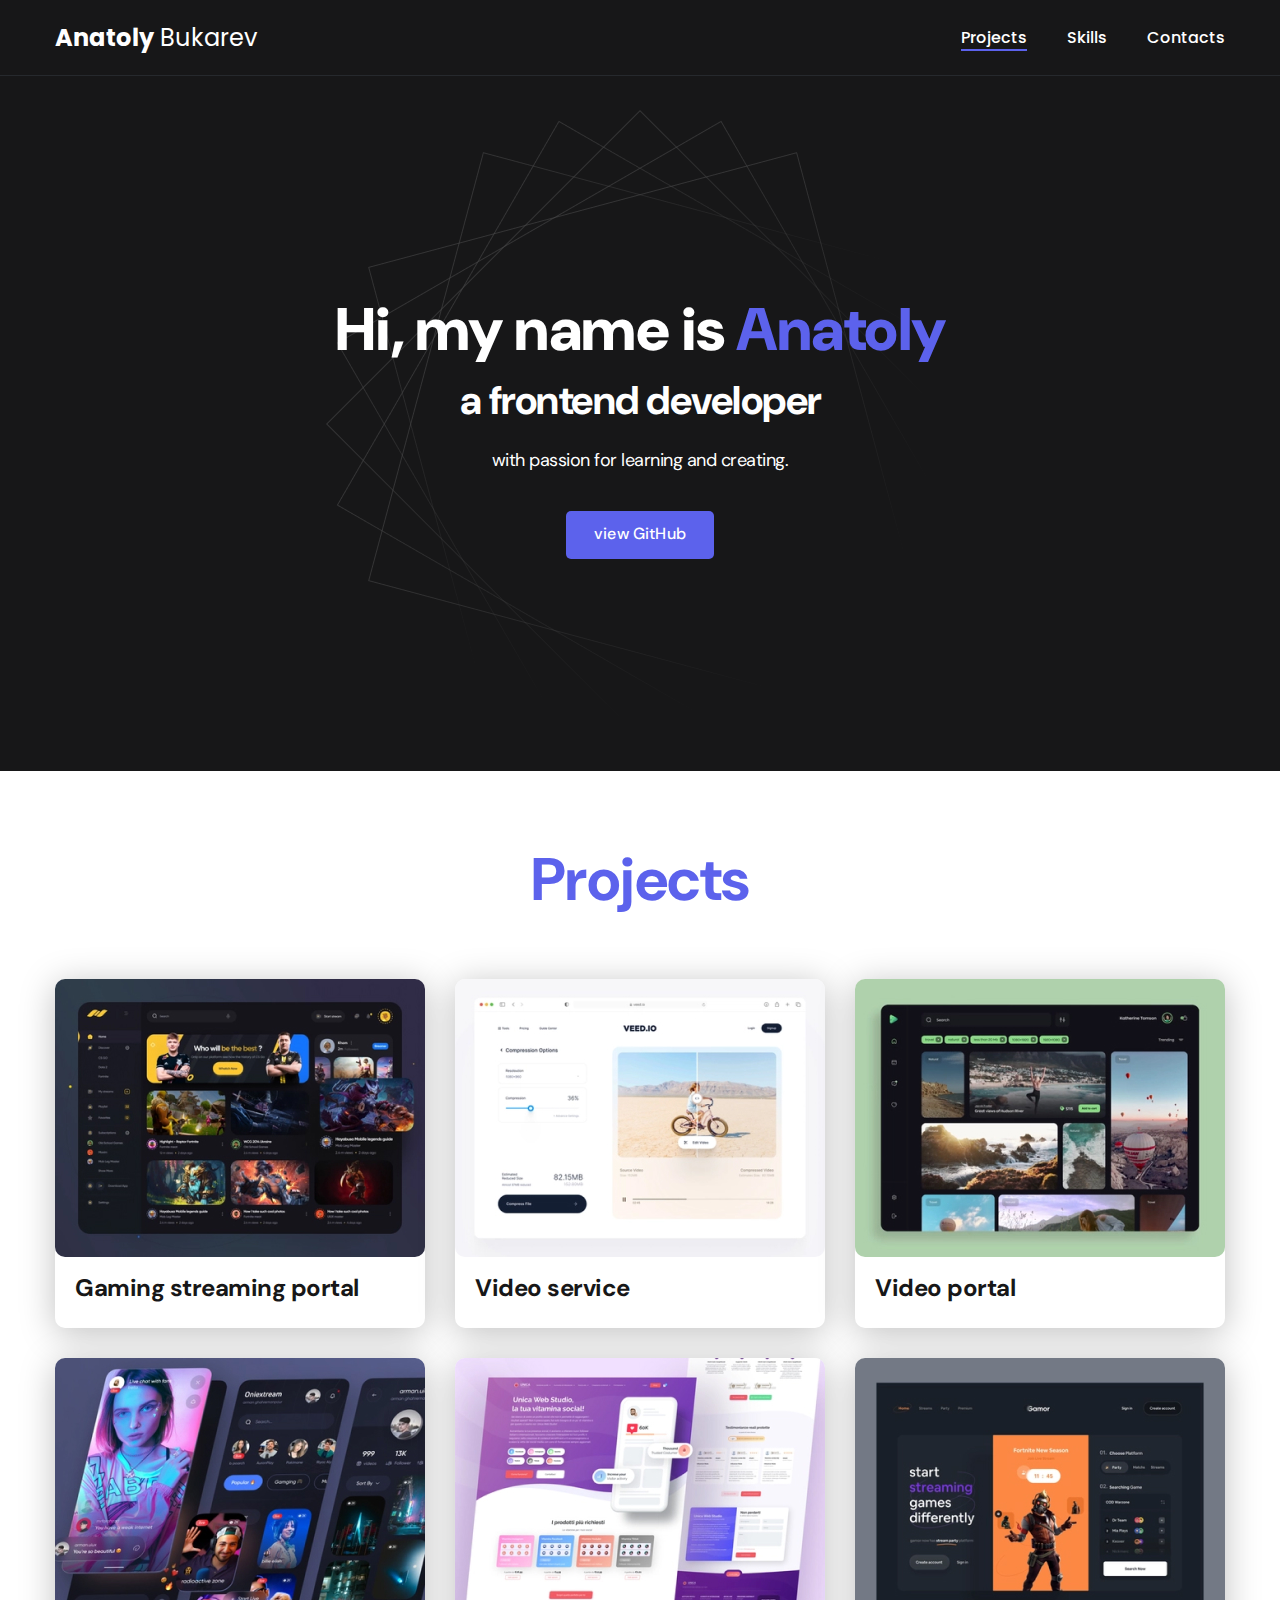
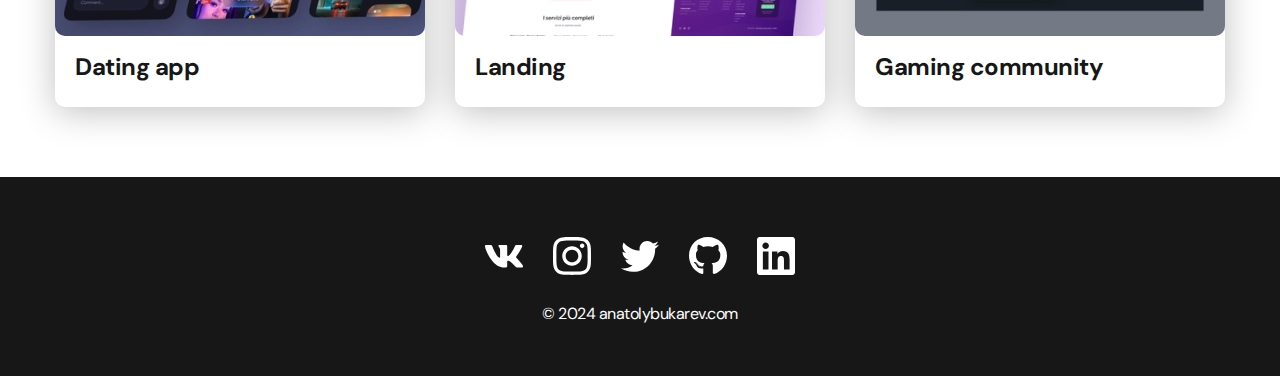
<file: index.html>
<!DOCTYPE html>
<html lang="en">
<head>
    <meta charset="UTF-8">
    <meta name="viewport" content="width=device-width, initial-scale=1.0">
    <link rel="stylesheet" href="css/style.css">
    <title>Anatoly Bukarev</title>
</head>
<body>
    <nav class="nav">
        <div class="container">
              <div class="nav-row">
                <a href="index.html" class="logo"><strong>Anatoly</strong> Bukarev</a>
                <ul class="nav-list">
                    <li class="nav-list__item"><a href="index.html" class="nav-list__link nav-list__link--active">Projects</a></li>
                    <li class="nav-list__item"><a href="skills.html" class="nav-list__link">Skills</a></li>
                    <li class="nav-list__item"><a href="contacts.html" class="nav-list__link">Contacts</a></li>
                </ul>
                </div>
        </div>
    </nav>

    <header class="header">
        <div class="header__wrapper">
            <h1 class="header__title">
                <strong>Hi, my name is <em>Anatoly</em></strong><br>
                a frontend developer
            </h1>
            <div class="header__text">
                <p>with passion for learning and creating.</p>
            </div>
            <a href="https://github.com/Plo2der" class="btn">view GitHub</a>
        </div>
    </header>

    <main class="section">
        <div class="container">
            <h2 class="title-1">Projects</h2>
            <ul class="projects">
                <li class="project">
                    <a href=""> 
                    <img src="/img/projects/01.jpg" alt="Project img" class="project__img">
                    <h3 class="project__title">Gaming streaming portal</h3>
                    </a>
                </li>
                <li class="project">
                    <a href="">
                    <img src="/img/projects/02.jpg" alt="Project img" class="project__img">
                    <h3 class="project__title">Video service</h3>
                    </a>
                </li>
                <li class="project">
                    <a href="">
                    <img src="/img/projects/03.jpg" alt="Project img" class="project__img">
                    <h3 class="project__title">Video portal</h3>
                    </a>
                </li>
                <li class="project">
                    <a href="">
                    <img src="/img/projects/04.jpg" alt="Project img" class="project__img">
                    <h3 class="project__title">Dating app</h3>
                    </a>
                </li>
                <li class="project">
                    <a href="">
                    <img src="/img/projects/05.jpg" alt="Project img" class="project__img">
                    <h3 class="project__title">Landing</h3>
                    </a>
                </li>
                <li class="project">
                    <a href="">
                    <img src="/img/projects/06.jpg" alt="Project img" class="project__img">
                    <h3 class="project__title">Gaming community</h3>
                    </a>
                </li>
            </ul>
        </div>
    </main>


    <footer class="footer">
        <div class="container">
            <div class="footer__wrapper">
            <ul class="social">
                <li class="social__item">
                    <a href="https://vk.com/plo2der">
                        <img src="/img/icons/vk.svg" alt="link">
                    </a>
                </li>
                <li class="social__item">
                    <a href="">
                        <img src="/img/icons/instagram.svg" alt="link">
                    </a>
                </li>
                <li class="social__item">
                    <a href="https://x.com/EastB_">
                        <img src="/img/icons/twitter.svg" alt="link">
                    </a>
                </li>
                <li class="social__item">
                    <a href="https://github.com/Plo2der">
                        <img src="/img/icons/gitHub.svg" alt="link">
                    </a>
                </li>
                <li class="social__item">
                    <a href="">
                        <img src="/img/icons/linkedIn.svg" alt="link">
                    </a>
                </li>
            </ul>
            <p class="copyright">© 2024 anatolybukarev.com</p>
            </div>  
        </div>
    </footer>


</body>
</html>
</file>
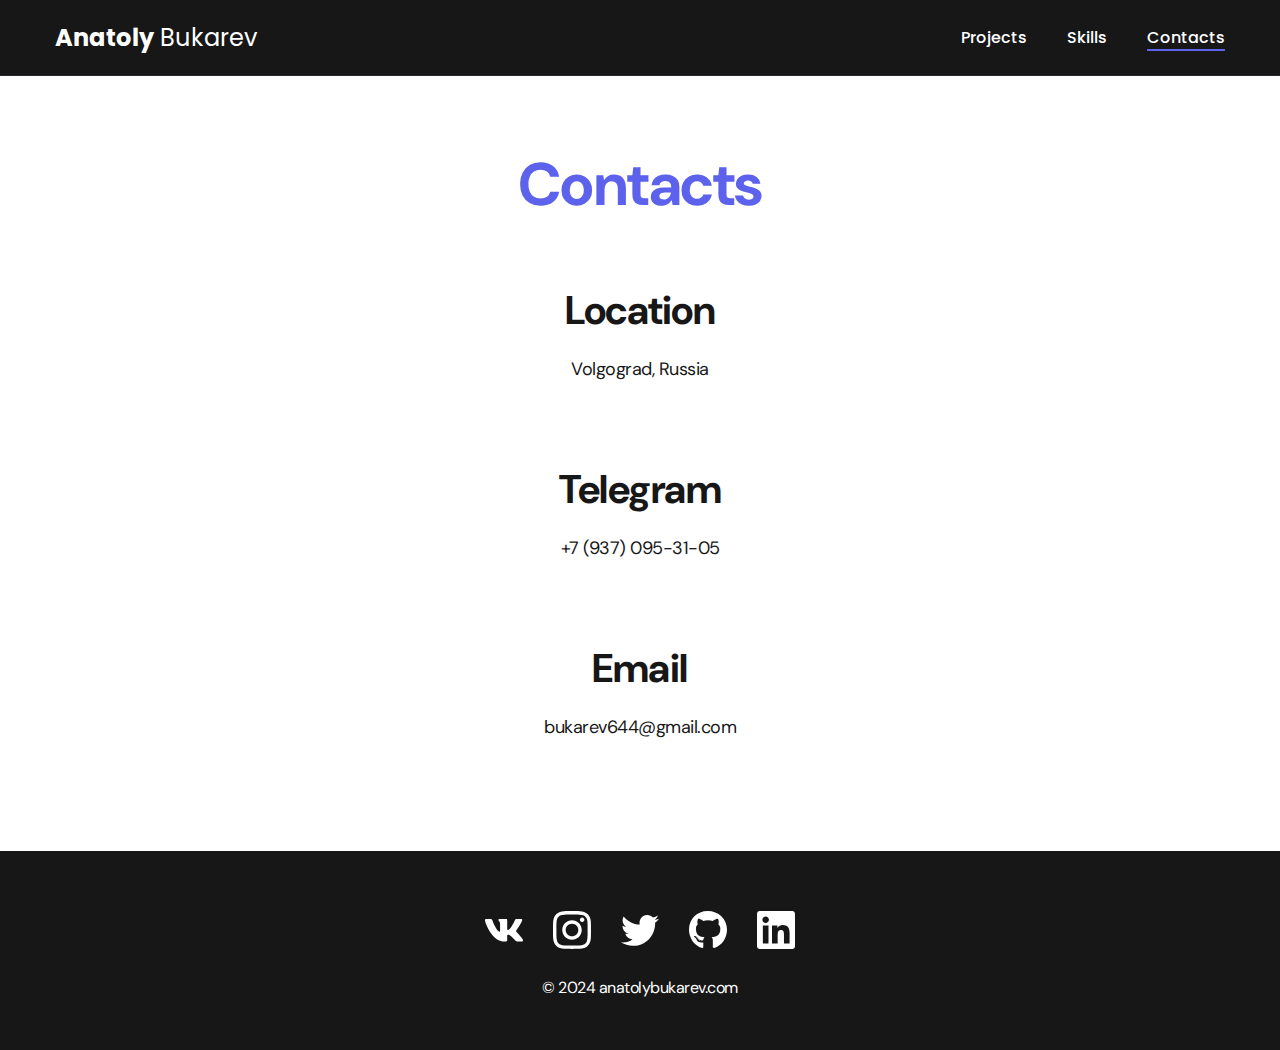
<file: contacts.html>
<!DOCTYPE html>
<html lang="en">
<head>
    <meta charset="UTF-8">
    <meta name="viewport" content="width=device-width, initial-scale=1.0">
    <link rel="stylesheet" href="css/style.css">
    <title>Contacts</title>
</head>
<body>

    <nav class="nav">
        <div class="container">
              <div class="nav-row">
                <a href="index.html" class="logo"><strong>Anatoly</strong> Bukarev</a>
                <ul class="nav-list">
                    <li class="nav-list__item"><a href="index.html" class="nav-list__link">Projects</a></li>
                    <li class="nav-list__item"><a href="skills.html" class="nav-list__link">Skills</a></li>
                    <li class="nav-list__item"><a href="contacts.html" class="nav-list__link nav-list__link--active">Contacts</a></li>
                </ul>
                </div>
        </div>
    </nav>




    <main class="section">
        <div class="container">
             <h1 class="title-1">Contacts</h1>
             <ul class="content-list">
                <li class="content-list__item">
                    <h2 class="title-2">Location</h2>
                    <p>Volgograd, Russia</p>
                </li>
                <li class="content-list__item">
                    <h2 class="title-2">Telegram</h2>
                    <p><a href="tel:+79370953105">+7 (937) 095-31-05</a></p>
                </li>
                <li class="content-list__item">
                    <h2 class="title-2">Email</h2>
                    <p><a href="mailto:bukarev644@gmail.com">bukarev644@gmail.com</a></p>
                </li>
             </ul>
        </div>
    </main>



    


    <footer class="footer">
        <div class="container">
            <div class="footer__wrapper">
            <ul class="social">
                <li class="social__item">
                    <a href="https://vk.com/plo2der">
                        <img src="/img/icons/vk.svg" alt="link">
                    </a>
                </li>
                <li class="social__item">
                    <a href="">
                        <img src="/img/icons/instagram.svg" alt="link">
                    </a>
                </li>
                <li class="social__item">
                    <a href="https://x.com/EastB_">
                        <img src="/img/icons/twitter.svg" alt="link">
                    </a>
                </li>
                <li class="social__item">
                    <a href="https://github.com/Plo2der">
                        <img src="/img/icons/gitHub.svg" alt="link">
                    </a>
                </li>
                <li class="social__item">
                    <a href="">
                        <img src="/img/icons/linkedIn.svg" alt="link">
                    </a>
                </li>
            </ul>
            <p class="copyright">© 2024 anatolybukarev.com</p>
            </div>  
        </div>
    </footer>
</body>
</html>
</file>
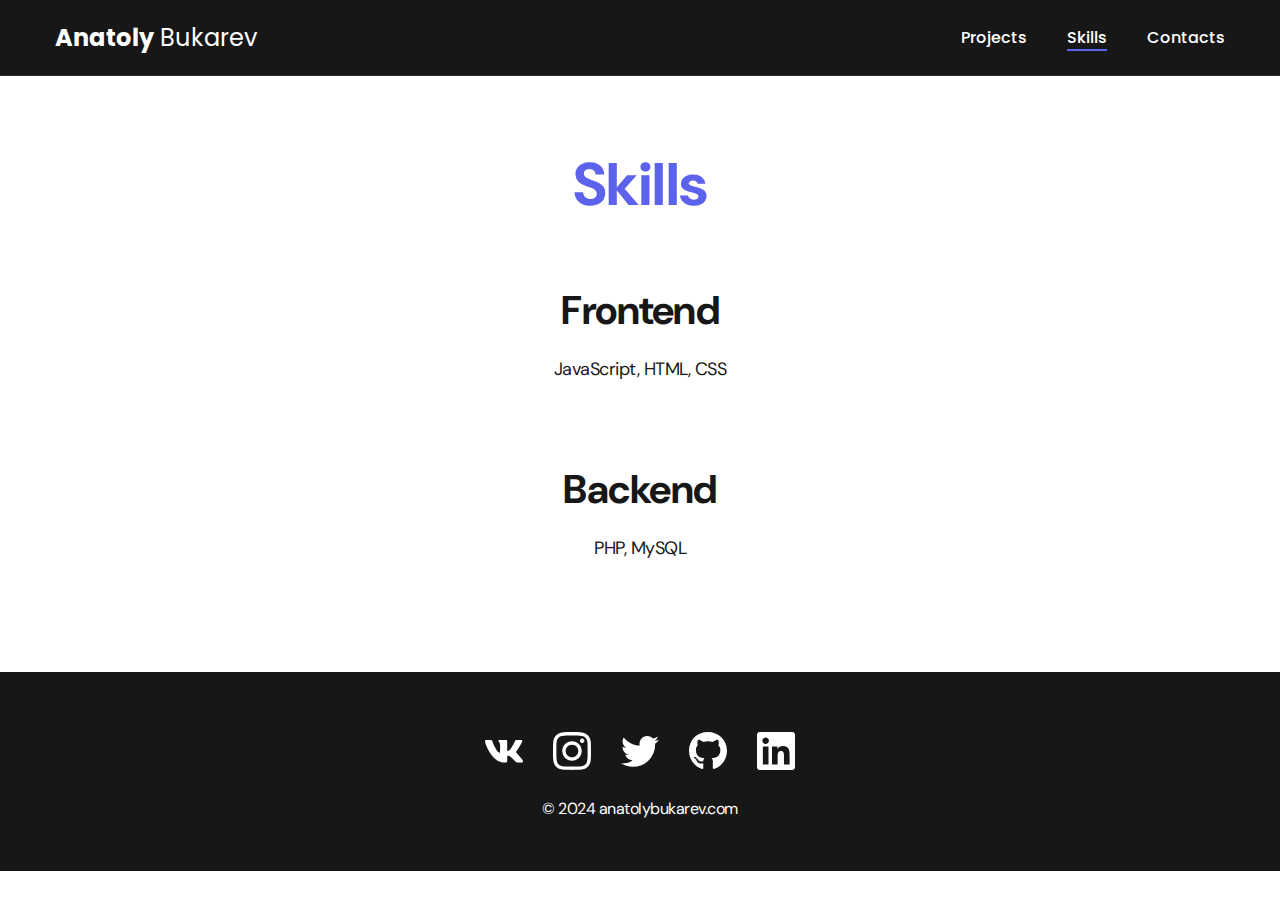
<file: skills.html>
<!DOCTYPE html>
<html lang="en">
<head>
    <meta charset="UTF-8">
    <meta name="viewport" content="width=device-width, initial-scale=1.0">
    <link rel="stylesheet" href="css/style.css">
    <title>Skills</title>
</head>
<body>

    <nav class="nav">
        <div class="container">
              <div class="nav-row">
                <a href="index.html" class="logo"><strong>Anatoly</strong> Bukarev</a>
                <ul class="nav-list">
                    <li class="nav-list__item"><a href="index.html" class="nav-list__link">Projects</a></li>
                    <li class="nav-list__item"><a href="skills.html" class="nav-list__link nav-list__link--active">Skills</a></li>
                    <li class="nav-list__item"><a href="contacts.html" class="nav-list__link">Contacts</a></li>
                </ul>
                </div>
        </div>
    </nav>




    <main class="section">
        <div class="container">
             <h1 class="title-1">Skills</h1>
             <ul class="content-list">
                <li class="content-list__item">
                    <h2 class="title-2">Frontend</h2>
                    <p>JavaScript, HTML, CSS</p>
                </li>
                <li class="content-list__item">
                    <h2 class="title-2">Backend</h2>
                    <p>PHP, MySQL</p>
                </li>
             </ul>
        </div>
    </main>



    


    <footer class="footer">
        <div class="container">
            <div class="footer__wrapper">
            <ul class="social">
                <li class="social__item">
                    <a href="https://vk.com/plo2der">
                        <img src="/img/icons/vk.svg" alt="link">
                    </a>
                </li>
                <li class="social__item">
                    <a href="">
                        <img src="/img/icons/instagram.svg" alt="link">
                    </a>
                </li>
                <li class="social__item">
                    <a href="https://x.com/EastB_">
                        <img src="/img/icons/twitter.svg" alt="link">
                    </a>
                </li>
                <li class="social__item">
                    <a href="https://github.com/Plo2der">
                        <img src="/img/icons/gitHub.svg" alt="link">
                    </a>
                </li>
                <li class="social__item">
                    <a href="">
                        <img src="/img/icons/linkedIn.svg" alt="link">
                    </a>
                </li>
            </ul>
            <p class="copyright">© 2024 anatolybukarev.com</p>
            </div>  
        </div>
    </footer>
</body>
</html>
</file>
<file: css/style.css>
@import url(reset.css);
@import url('https://fonts.googleapis.com/css2?family=Poppins:wght@400;500;700&display=swap');
@import url('https://fonts.googleapis.com/css2?family=DM+Sans:ital,opsz@0,9..40;1,9..40&display=swap');
@import url('https://fonts.googleapis.com/css2?family=DM+Sans:ital,opsz,wght@0,9..40,700;1,9..40,700&display=swap');
@import url('https://fonts.googleapis.com/css2?family=DM+Sans:ital,opsz,wght@0,9..40,500;1,9..40,500&display=swap');

/*

<uniquifier>: Use a unique and descriptive class name
<weight>: Use a value from 100 to 1000

.dm-sans-<uniquifier> {
  font-family: "DM Sans", sans-serif;
  font-optical-sizing: auto;
  font-weight: <weight>;
  font-style: normal;
}

*/

/*

.poppins-regular {
  font-family: "Poppins", sans-serif;
  font-weight: 400;
  font-style: normal;
}

.poppins-medium {
  font-family: "Poppins", sans-serif;
  font-weight: 500;
  font-style: normal;
}

.poppins-bold {
  font-family: "Poppins", sans-serif;
  font-weight: 700;
  font-style: normal;
}

*/


/* * {
    border: 1px solid red;
}
*/ 

:root {
    --black: #171718;
    --black-border: #26292D;
    --white: #fff;
    --purple: #5C62EC;

    --text-color: var(--black);
    --dark-bg: var(--black);
    --dark-border: var(--black-border);
    --header-text: var(--white);
    --accent: var(--purple);
}




html, body {
    font-family: "DM Sans", sans-serif;
    letter-spacing: -0.5px;
    color: var(--text-color);
}


.container {
    margin: 0 auto;
    padding: 0 15px;
    max-width: 1200px;
}


/* nav */

.nav {
    background-color: var(--dark-bg);
    border-bottom: 1px solid var(--dark-border);
    color: var(--header-text);
    letter-spacing: normal;
    padding: 20px 0;
}

.nav-row {
    display: flex;
    justify-content: space-between;
    align-items: center;
    column-gap: 30px;
    row-gap: 20px;
    flex-wrap: wrap;
}

.logo {
    color: var(--header-text);
    font-size: 24px;
    font-family: "Poppins", sans-serif;
}

.logo strong {
    font-weight: 700;
}

.nav-list {
    display: flex;
    align-items: center;
    column-gap: 40px;
    row-gap: 10px;
    flex-wrap: wrap;
    font-size: 16px;
    font-family: "Poppins", sans-serif;
    font-weight: 500;
}

.nav-list__link {
    color: var(--header-text);
    transition: opacity 0.2s ease-in;
}

.nav-list__link:hover {
    opacity: 0.8;
}

.nav-list__link--active {
    position: relative;
}

.nav-list__link--active::before {
    content: "";
    position: absolute;
    top: 100%;
    display: block;
    height: 2px;
    width: 100%;
    background-color: var(--accent);
}

/* Header */

.header {
    display: flex;
    justify-content: center;
    align-items: center;
    text-align: center;
    min-height: 695px;
    column-gap: 20px;
    background-color: var(--dark-bg);
    background-image: url('./../img/header-bg.png');
    background-repeat: no-repeat;
    background-size: auto;
    background-position: center center;
    color: var(--header-text);
    padding: 40px 0;
}

.header__wrapper {
    padding: 0 15px;
    max-width: 660px;
}

.header__title strong {
    font-size: 60px;
}

.header__title {
    margin-bottom: 20px;
    font-size: 40px;
    font-weight: 700;
    line-height: 1.4;
}

.header__text {
    margin-bottom: 40px;
    font-size: 18px;
    font-weight: 500px;
    line-height: 1.333;
}

.header__text p + p {
    margin-top: 1em;
}

.header__title em {
    font-style: normal;
    color: var(--accent);
}

.btn {
    display: inline-block;
    height: 48px;
    color: var(--header-text);
    background-color: var(--accent);
    padding: 12px 28px;
    border-radius: 5px;
    letter-spacing: 0.15px;
    font-size: 16px;
    font-weight: 500;

    transition: opacity 0.2s ease-in;
}

.btn:hover {
    opacity: 0.8;
}

.btn:active {
    position: relative;
    top: 1px;
}

/* Projects */

.section {
    display: flex;
    justify-content: center;
    align-items: center;
    padding: 70px 0;
}

.title-1 {
    color: var(--accent);
    text-align: center;
    font-size: 60px;
    font-weight: 700;
    line-height: 1.3;
    margin-bottom: 60px;
}

.projects {
    display: flex;
    flex-wrap: wrap;
    row-gap: 30px;
    column-gap: 30px;
}

.project {
    max-width: 370px;
    background-color: var(--white);
    box-shadow: 0px 5px 35px rgba(0, 0, 0, 0.25);
    border-radius: 10px;
}

.project__img {
    border-radius: 10px;
}

.project__title {
    font-size: 24px;
    font-weight: 700;
    line-height: 1.3;
    color: var(--black);
    padding: 15px 20px 25px;
}

/* Footer */

.footer {
    background-color: var(--dark-bg);
    padding: 60px 0 50px;
    color: var(--header-text);
}

.social {
    display: flex;
    align-items: center;
    column-gap: 30px;
}

.social__item {
    max-width: 38px;
}

.footer__wrapper {
    display: flex;
    flex-direction: column;
    align-items: center;
    row-gap: 27px;
}

.copyright {
    font-weight: 400;
    font-size: 16px;
    line-height: 1.5;
}


/* Content list */

.title-2 {
    margin-bottom: 20px;
    text-align: center;
    color: var(--black);
    font-weight: 700;
    font-size: 40px;
    line-height: 1.3;
}

.content-list {
    margin: 0 auto;
    display: flex;
    flex-direction: column;
    text-align: center;
    max-width: 570px;
    row-gap: 40px;
}

.content-list__item {
    margin-bottom: 40px;
    font-weight: 400;
    font-size: 18px;
    line-height: 1.5;
}

.content-list__item a {
    color: var(--black);
    transition: 0,8;
}

.content-list__item a:hover {
    opacity: 0.8;
}

.content-list__item p + p {
    margin-top: 0.5em;
}
</file>
